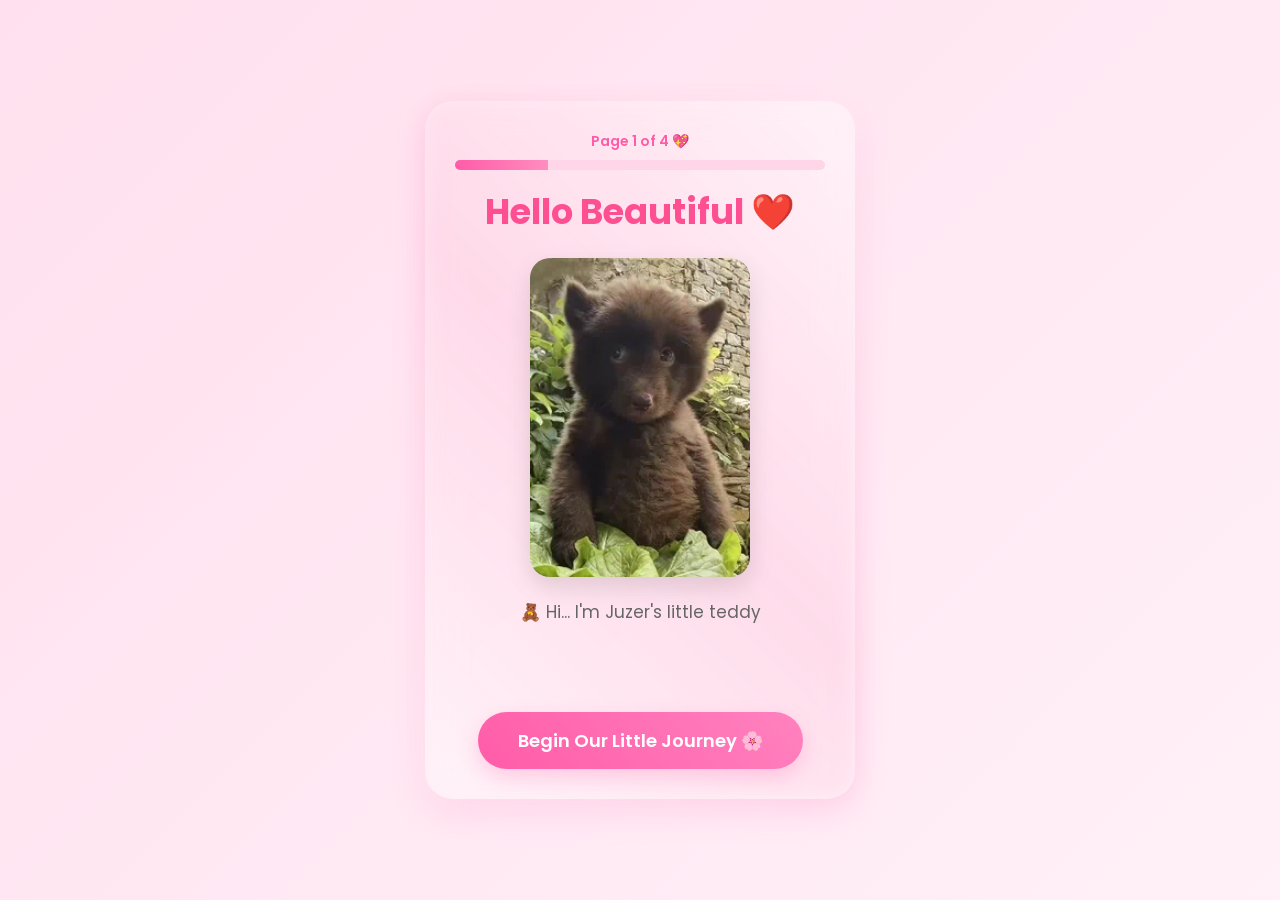
<file: index.html>
<!DOCTYPE html>
<html lang="en">

<head>

<meta charset="UTF-8">

<meta name="viewport" content="width=device-width, initial-scale=1.0">

<title>A Little Surprise ❤️</title>

<link rel="stylesheet" href="style.css">

</head>

<body>

<div class="container fade">

<div class="page">
Page 1 of 4 💖
</div>

<div class="progress">
<span style="width:25%"></span>
</div>

<h1>Hello Beautiful ❤️</h1>

<img
src="assets/gifs/200w.webp"
class="gif"
alt="Cute Teddy">

<p id="typing"></p>

<button id="startBtn">
Begin Our Little Journey 🌸
</button>

</div>

<script src="script.js"></script>

<script>

const message =
"🧸 Hi... I'm Juzer's little teddy bear! He asked me to take care of someone very special today. I know today might be a little difficult, but don't worry. I'll stay with you through this tiny journey and make sure you end it with a smile. ❤️";

let i = 0;

function type(){

if(i < message.length){

document.getElementById("typing").innerHTML += message.charAt(i);

i++;

setTimeout(type,35);

}

}

type();

document.getElementById("startBtn").onclick=function(){

document.body.style.opacity="0";

setTimeout(function(){

window.location.href="page2.html";

},500);

}

</script>

</body>

</html>
</file>
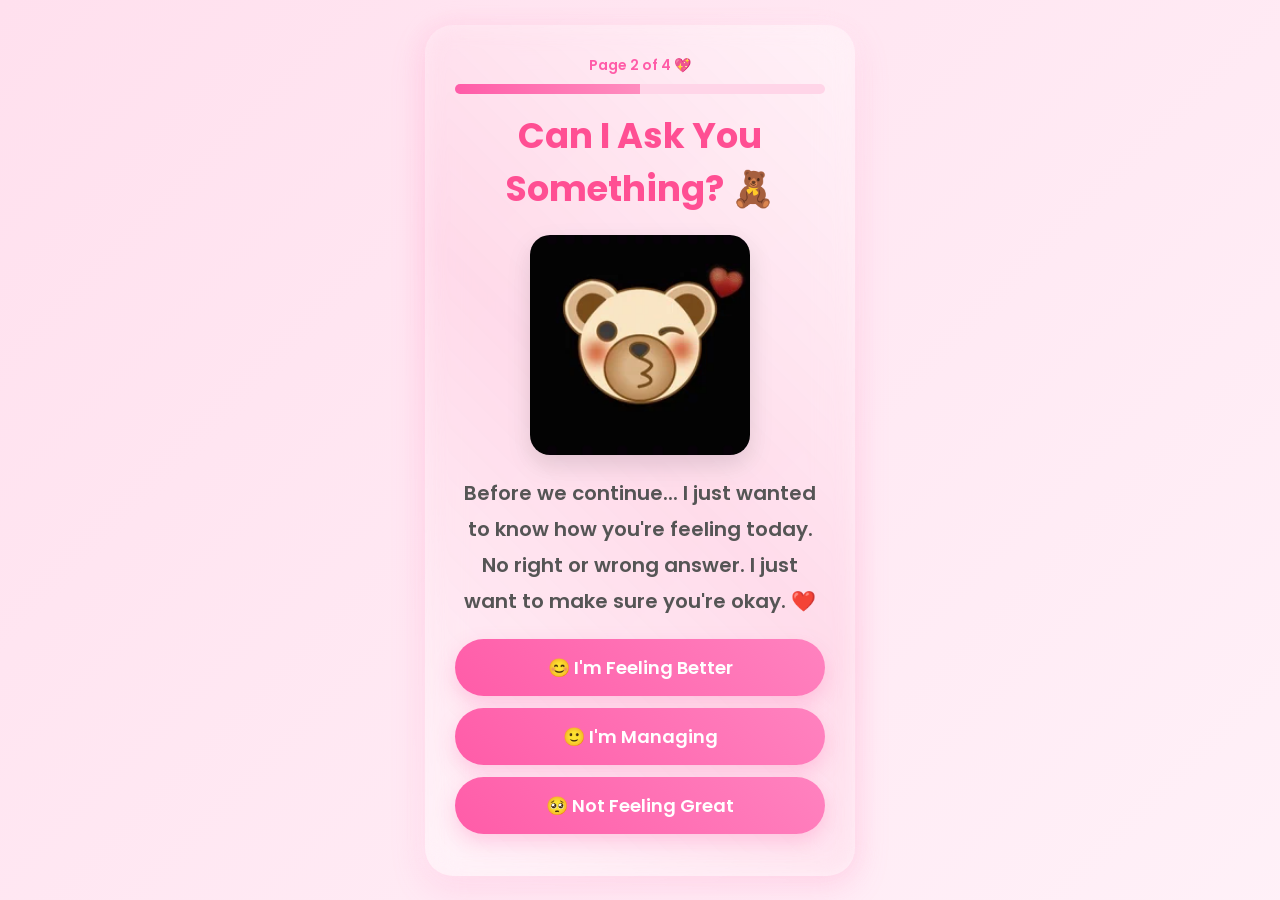
<file: page2.html>
<!DOCTYPE html>
<html lang="en">

<head>

<meta charset="UTF-8">

<meta name="viewport" content="width=device-width, initial-scale=1.0">

<title>Checking On You ❤️</title>

<link rel="stylesheet" href="style.css">

</head>

<body>

<div class="container fade">

<div class="page">
Page 2 of 4 💖
</div>

<div class="progress">
<span style="width:50%"></span>
</div>

<h1>Can I Ask You Something? 🧸</h1>

<img
src="assets/gifs/teddy-love.gif.webp"
class="gif"
alt="Teddy Bear">

<p class="question">

Before we continue...

I just wanted to know how you're feeling today.

No right or wrong answer.

I just want to make sure you're okay. ❤️

</p>

<button class="choice" onclick="showResponse('good')">

😊 I'm Feeling Better

</button>

<button class="choice" onclick="showResponse('okay')">

🙂 I'm Managing

</button>

<button class="choice" onclick="showResponse('bad')">

🥺 Not Feeling Great

</button>

<div
id="response"
class="response hidden">

</div>

<button
id="nextButton"
class="hidden next"
onclick="next('page3.html')">

Continue 🌸

</button>

</div>

<script src="script.js"></script>

<script>

function showResponse(answer){

const response=document.getElementById("response");

const nextBtn=document.getElementById("nextButton");

response.classList.remove("hidden");

nextBtn.classList.remove("hidden");

if(answer==="good"){

response.innerHTML=

"🧸 That makes Teddy really happy! ❤️ Let's keep that smile going.";

}

else if(answer==="okay"){

response.innerHTML=

"🌸 You're doing your best, and that's enough. Remember to rest whenever you need to. 💖";

}

else{

response.innerHTML=

"🥺 Aww... Teddy wishes he could give you the biggest hug right now. Don't worry, Juzer is always thinking about you. ❤️";

}

}

</script>

</body>

</html>
</file>
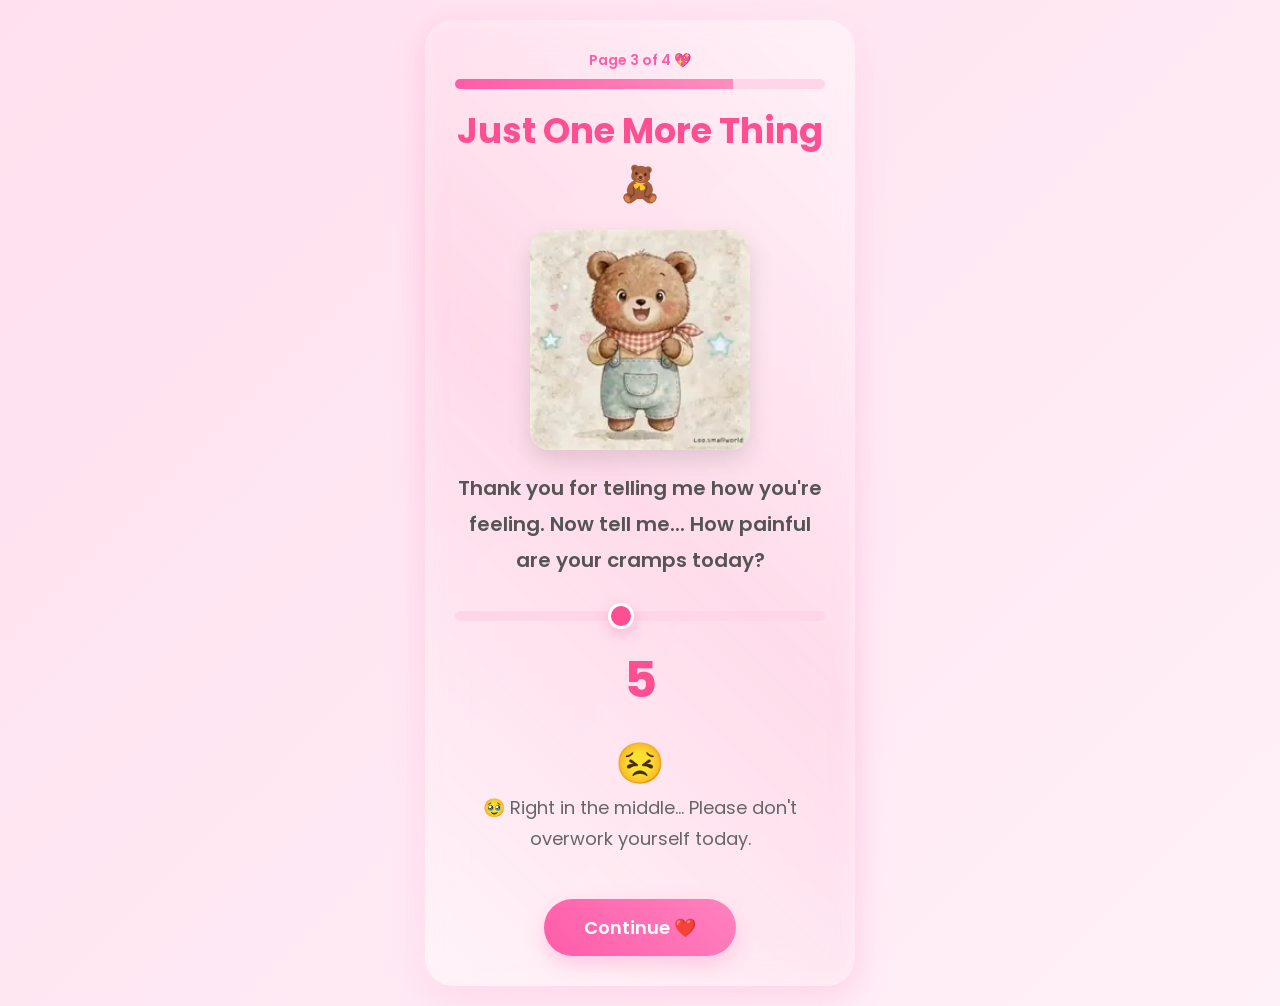
<file: page3.html>
<!DOCTYPE html>
<html lang="en">

<head>

<meta charset="UTF-8">

<meta name="viewport" content="width=device-width, initial-scale=1.0">

<title>I'm Here For You ❤️</title>

<link rel="stylesheet" href="style.css">

</head>

<body>

<div class="container fade">

<div class="page">
Page 3 of 4 💖
</div>

<div class="progress">
<span style="width:75%"></span>
</div>

<h1>Just One More Thing 🧸</h1>

<img
src="assets/gifs/cuddle.gif.webp"
class="gif"
alt="Comfort Teddy">

<p class="question">

Thank you for telling me how you're feeling.

Now tell me...

How painful are your cramps today?

</p>

<div class="slider-box">

<input
type="range"
min="1"
max="10"
value="5"
id="painSlider">

<div id="painValue">
5
</div>

<div id="painEmoji" style="font-size:40px;">
😣
</div>

<p id="painText">

🥹 Right in the middle... Please don't overwork yourself today.

</p>

</div>

<button onclick="next('page4.html')">

Continue ❤️

</button>

</div>

<script src="script.js"></script>

<script>

const slider=document.getElementById("painSlider");

const number=document.getElementById("painValue");

const emoji=document.getElementById("painEmoji");

const text=document.getElementById("painText");

const messages={

1:["😊","That's wonderful! Teddy hopes the rest of your day stays comfortable. ❤️"],

2:["🙂","Just a little discomfort. Drink some water and take it easy. 🌸"],

3:["🌷","Teddy thinks you deserve a cozy blanket today. 🧸"],

4:["🥹","Take small breaks and don't push yourself too much. ❤️"],

5:["😣","You're doing your best. I'm proud of you. 💖"],

6:["🥺","Please rest whenever you can. Your comfort matters. 🌸"],

7:["😢","Teddy wishes he could bring you a warm hug right now. 🤍"],

8:["😭","That's really painful... I hope you can relax today. ❤️"],

9:["💔","Juzer is telling you to rest and let him take care of everything today. 🧸"],

10:["🤗","Maximum teddy hugs activated! You are so strong, and you're deeply loved. ❤️"]

};

slider.oninput=function(){

number.innerHTML=this.value;

emoji.innerHTML=messages[this.value][0];

text.innerHTML=messages[this.value][1];

};

</script>

</body>

</html>
</file>
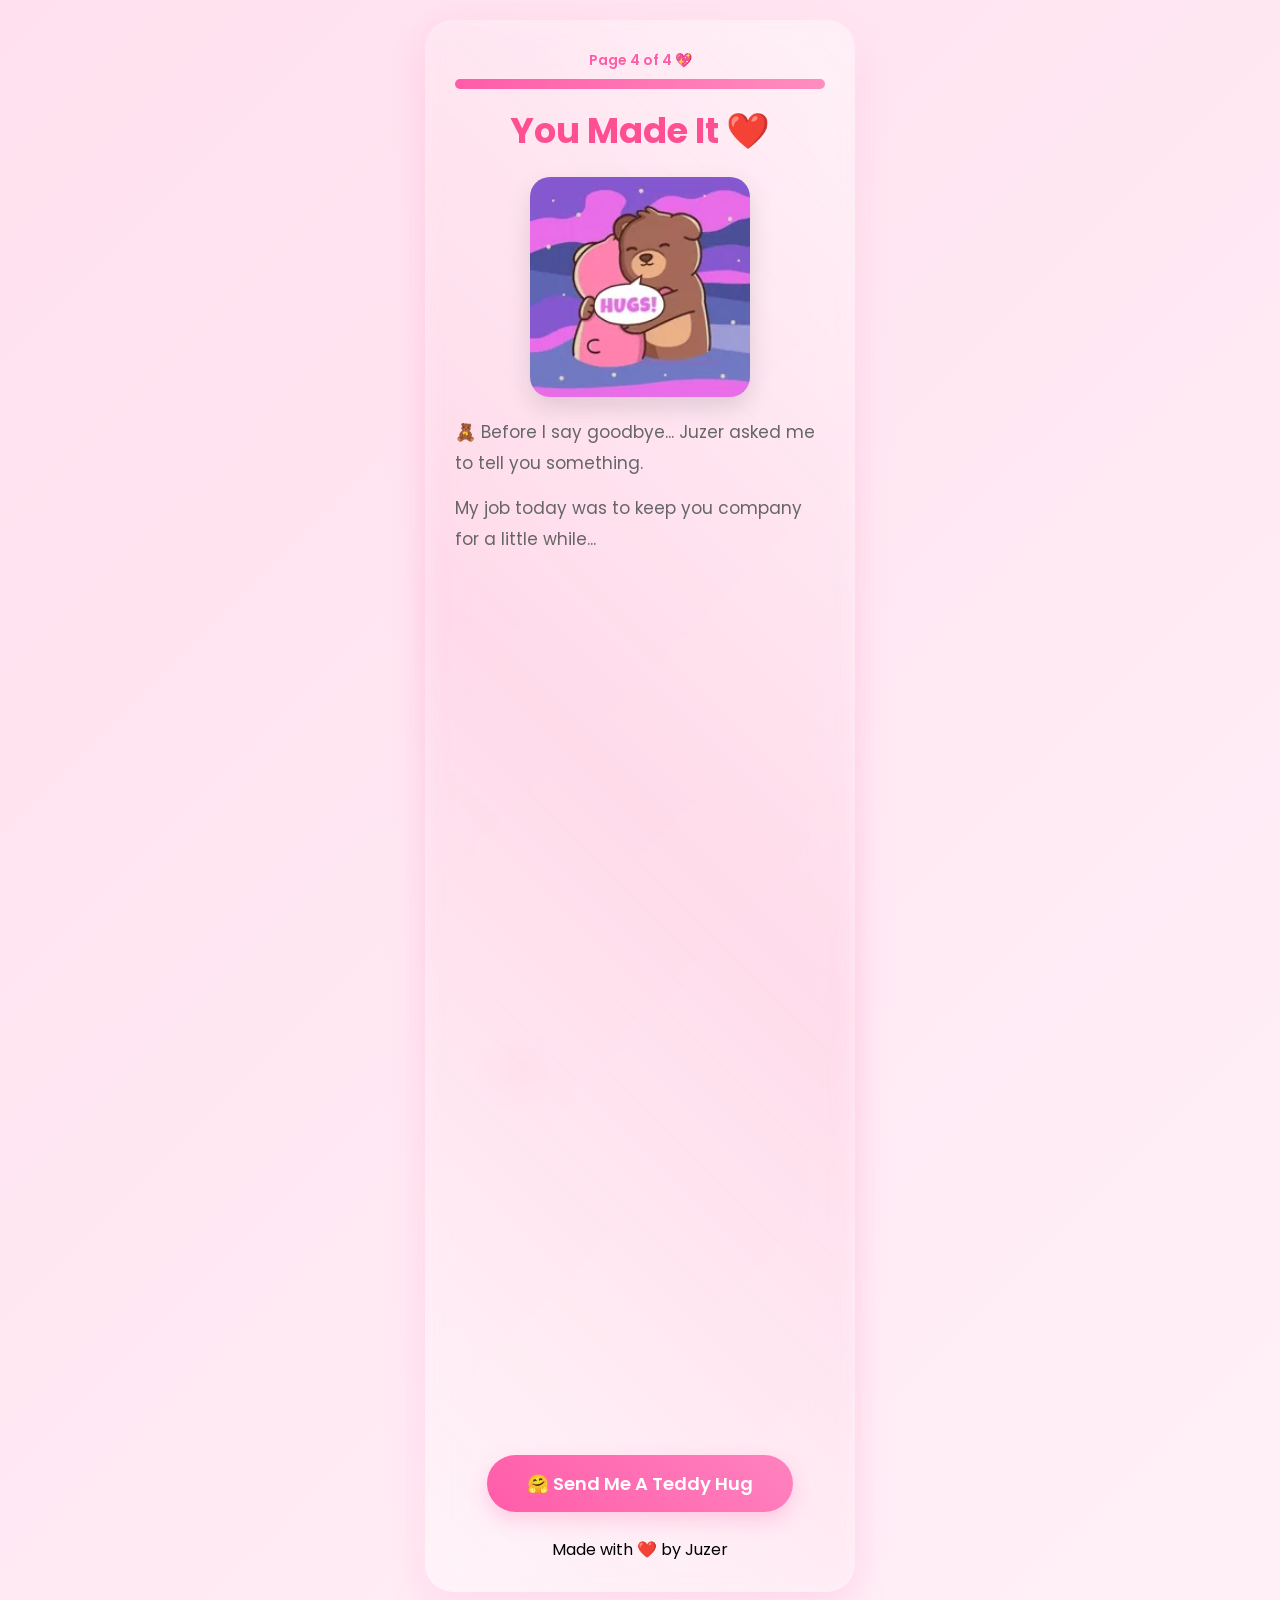
<file: page4.html>
<!DOCTYPE html>
<html lang="en">

<head>

<meta charset="UTF-8">

<meta name="viewport" content="width=device-width, initial-scale=1.0">

<title>For My Favourite Person ❤️</title>

<link rel="stylesheet" href="style.css">

</head>

<body onload="revealLetter()">

<div class="container fade">

<div class="page">
Page 4 of 4 💖
</div>

<div class="progress">
<span style="width:100%"></span>
</div>

<h1>You Made It ❤️</h1>

<img
src="assets/gifs/hug.gif.webp"
class="gif"
alt="Hug Teddy">

<div class="letter">

<p>🧸 Before I say goodbye... Juzer asked me to tell you something.</p>

<p>My job today was to keep you company for a little while...</p>

<p>But his job is much bigger than mine.</p>

<p>It's to love you, care for you, make you smile, and remind you every single day how precious you are.</p>

<p>I know periods can be exhausting.</p>

<p>I know they can make you feel uncomfortable, tired, emotional, or simply not yourself.</p>

<p>So today, please be gentle with yourself.</p>

<p>Rest when you need to.</p>

<p>Drink enough water.</p>

<p>Eat something you enjoy.</p>

<p>And if today feels difficult...</p>

<p>Remember that you don't have to go through it alone.</p>

<p class="highlight">

❤️ Juzer loves you more than words can ever describe. ❤️

</p>

<p>

He's incredibly proud of how strong you are.

</p>

<p>

Even on the hardest days...

You'll always be his favourite person.

🥹❤️

</p>

</div>

<button class="hug-btn" onclick="sendHug()">

🤗 Send Me A Teddy Hug

</button>

<h2 id="hugMessage"></h2>

<div class="footer">

Made with ❤️ by Juzer

</div>

</div>

<script src="script.js"></script>

</body>

</html>
</file>
<file: style.css>
/*======== GOOGLE FONT ========*/
@import url('https://fonts.googleapis.com/css2?family=Poppins:wght@300;400;500;600;700&display=swap');

/*======== RESET ========*/
*{
margin:0;
padding:0;
box-sizing:border-box;
font-family:'Poppins',sans-serif;
}

html{
scroll-behavior:smooth;
}

body{
min-height:100vh;
display:flex;
justify-content:center;
align-items:center;
padding:20px;
overflow-x:hidden;
position:relative;
background:linear-gradient(-45deg,#ffd6e8,#ffeaf4,#fff6fb,#ffe0ee);
background-size:400% 400%;
animation:bg 12s ease infinite;
}

@keyframes bg{
0%{background-position:0% 50%;}
50%{background-position:100% 50%;}
100%{background-position:0% 50%;}
}

/*======== MAIN CARD ========*/

.container{
width:100%;
max-width:430px;
padding:30px;
border-radius:28px;
background:rgba(255,255,255,.28);
backdrop-filter:blur(18px);
box-shadow:0 12px 35px rgba(255,105,180,.18);
text-align:center;
position:relative;
z-index:5;
animation:show .8s;
}

@keyframes show{
from{
opacity:0;
transform:translateY(40px);
}
to{
opacity:1;
transform:translateY(0);
}
}

/*======== TITLES ========*/

h1{
font-size:2.2rem;
color:#ff4f93;
margin-bottom:12px;
}

h2{
color:#ff4f93;
margin-top:15px;
}

p{
color:#666;
line-height:1.8;
font-size:17px;
}

/*======== GIF ========*/

.gif{
width:220px;
display:block;
margin:20px auto;
border-radius:20px;
box-shadow:0 10px 25px rgba(0,0,0,.12);
animation:float 3s ease-in-out infinite;
}

@keyframes float{
0%{transform:translateY(0);}
50%{transform:translateY(-10px);}
100%{transform:translateY(0);}
}

/*======== BUTTON ========*/

button{
margin-top:20px;
padding:15px 40px;
border:none;
border-radius:50px;
background:linear-gradient(45deg,#ff5ca8,#ff82bf);
color:white;
font-size:18px;
font-weight:600;
cursor:pointer;
transition:.3s;
box-shadow:0 8px 20px rgba(255,92,168,.25);
}

button:hover{
transform:scale(1.05);
}

button:active{
transform:scale(.95);
}

/*======== PROGRESS ========*/

.progress{
width:100%;
height:10px;
background:#ffd5e8;
border-radius:20px;
overflow:hidden;
margin-bottom:15px;
}

.progress span{
display:block;
height:100%;
background:linear-gradient(90deg,#ff5ca8,#ff8dbf);
transition:.5s;
}

.page{
font-size:14px;
font-weight:600;
color:#ff5ca8;
margin-bottom:8px;
}

/*======== TYPING ========*/

#typing{
min-height:80px;
margin-bottom:15px;
}

/*======== QUESTIONS ========*/

.question{
font-size:20px;
font-weight:600;
margin:20px 0;
color:#555;
}

.choice{
display:block;
width:100%;
margin:12px 0;
}
/*======== SLIDER ========*/

.slider-box{
margin:25px 0;
}

input[type=range]{
width:100%;
appearance:none;
height:10px;
border-radius:20px;
background:#ffd5e8;
outline:none;
}

input[type=range]::-webkit-slider-thumb{
appearance:none;
width:26px;
height:26px;
border-radius:50%;
background:#ff4f93;
border:3px solid #fff;
cursor:pointer;
box-shadow:0 5px 15px rgba(255,79,147,.3);
}

input[type=range]::-moz-range-thumb{
width:26px;
height:26px;
border:none;
border-radius:50%;
background:#ff4f93;
cursor:pointer;
}

#painValue{
font-size:50px;
font-weight:700;
color:#ff4f93;
margin:15px 0;
}

#painText{
font-size:18px;
color:#666;
min-height:60px;
line-height:1.7;
}

/*======== LETTER ========*/

.letter{
text-align:left;
margin-top:20px;
line-height:2;
font-size:17px;
color:#555;
}

.letter p{
margin-bottom:15px;
}

.highlight{
color:#ff4f93;
font-weight:700;
font-size:22px;
text-align:center;
margin:25px 0;
}

/*======== HUG MESSAGE ========*/

#hugMessage{
margin-top:25px;
font-size:22px;
font-weight:700;
color:#ff4f93;
}

/*======== HEARTS ========*/

.heart{
position:fixed;
bottom:-30px;
color:#ff5ca8;
pointer-events:none;
z-index:1;
animation:heartUp linear forwards;
}

@keyframes heartUp{
0%{
transform:translateY(0) scale(.6);
opacity:0;
}
20%{
opacity:1;
}
100%{
transform:translateY(-120vh) scale(1.4);
opacity:0;
}
}

/*======== PETALS ========*/

.petal{
position:fixed;
top:-30px;
font-size:22px;
pointer-events:none;
z-index:1;
animation:petalDown linear forwards;
}

@keyframes petalDown{
0%{
transform:translateX(0) rotate(0deg);
}
100%{
transform:translateX(100px) translateY(120vh) rotate(360deg);
}
}

/*======== SPARKLES ========*/

.sparkle{
position:fixed;
width:8px;
height:8px;
background:#fff;
border-radius:50%;
pointer-events:none;
box-shadow:0 0 10px #fff;
animation:spark 1s forwards;
}

@keyframes spark{
0%{
opacity:1;
transform:scale(1);
}
100%{
opacity:0;
transform:translateY(-40px) scale(0);
}
}

/*======== UTILITIES ========*/

.hidden{
display:none;
}

.center{
text-align:center;
}

.mt20{
margin-top:20px;
}

.mt30{
margin-top:30px;
}

.mb20{
margin-bottom:20px;
}

.fade{
animation:fade .8s;
}

@keyframes fade{
from{
opacity:0;
}
to{
opacity:1;
}
}
/*======== FINAL POLISH ========*/

.container::before{
content:"";
position:absolute;
inset:-2px;
border-radius:30px;
background:linear-gradient(45deg,
rgba(255,255,255,.25),
rgba(255,182,212,.35),
rgba(255,255,255,.25));
filter:blur(10px);
z-index:-1;
}

/* Bubble Background */

.bubble{
position:fixed;
bottom:-40px;
width:15px;
height:15px;
background:rgba(255,255,255,.35);
border-radius:50%;
pointer-events:none;
animation:bubble 12s linear forwards;
z-index:0;
}

@keyframes bubble{

0%{
transform:translateY(0) scale(.4);
opacity:0;
}

20%{
opacity:.6;
}

100%{
transform:translateY(-120vh) scale(1.5);
opacity:0;
}

}

/* Link */

a{

text-decoration:none;

color:inherit;

}

/* Inputs */

input,
button{

font-family:'Poppins',sans-serif;

}

/* Card Hover */

.container:hover{

transform:translateY(-3px);

transition:.4s;

}

/* Image Hover */

.gif:hover{

transform:
translateY(-8px)
scale(1.04);

transition:.4s;

}

/* Smooth Page Fade */

body{

animation:pageFade .8s;

}

@keyframes pageFade{

from{

opacity:0;

}

to{

opacity:1;

}

}

/* Selection */

::selection{

background:#ff8fc3;

color:white;

}

/* Scrollbar */

::-webkit-scrollbar{

width:8px;

}

::-webkit-scrollbar-thumb{

background:#ff8fc3;

border-radius:20px;

}

::-webkit-scrollbar-track{

background:#ffe7f2;

}

/* Responsive */

@media(max-width:500px){

body{

padding:15px;

}

.container{

padding:22px;

border-radius:24px;

}

h1{

font-size:1.9rem;

}

p{

font-size:16px;

}

.gif{

width:190px;

}

button{

width:100%;

font-size:17px;

}

#painValue{

font-size:42px;

}

.highlight{

font-size:20px;

}

}

/* End */
</file>
